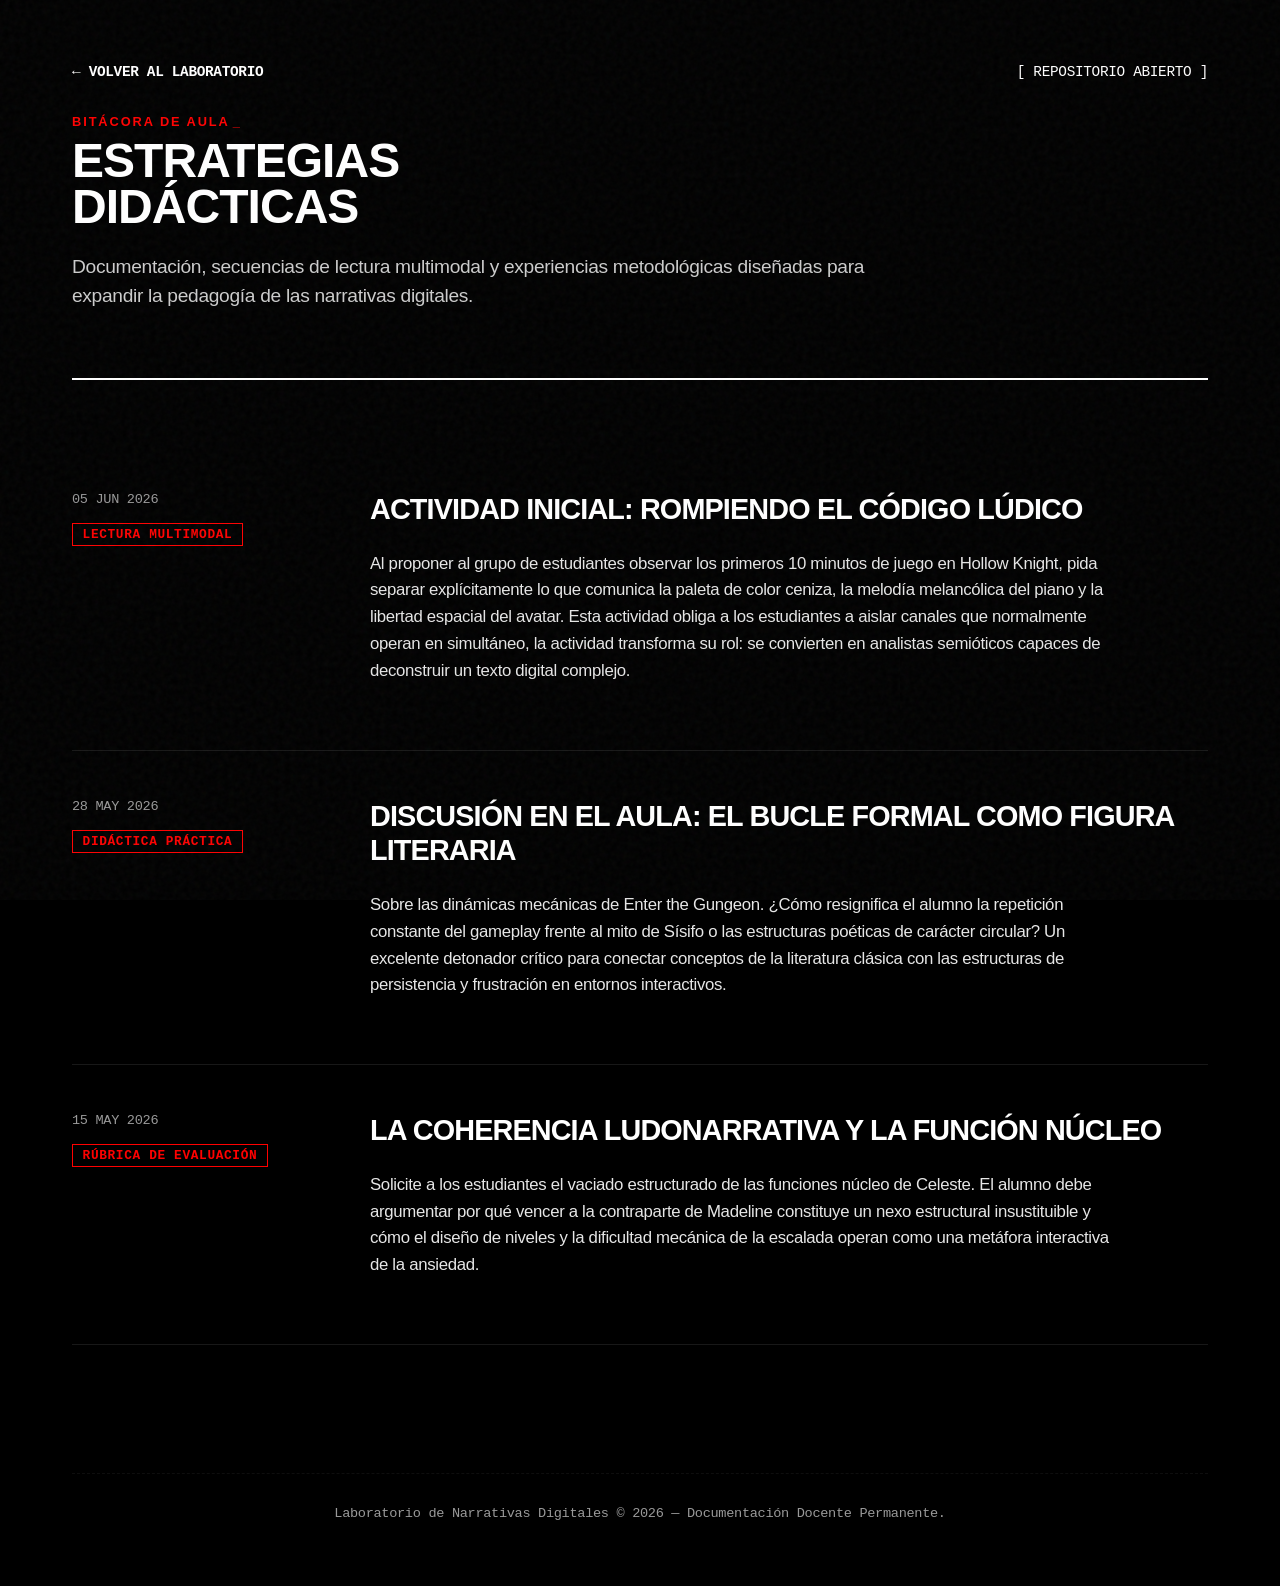
<file: blog.html>
<!DOCTYPE html>
<html lang="es">
<head>
  <meta charset="UTF-8">
  <meta name="viewport" content="width=device-width, initial-scale=1.0">
  <title>Bitácora Pedagógica | Laboratorio Hermenéutico</title>
  <!-- Enlaza aquí tus mismos estilos CSS de la página principal -->
  <link rel="stylesheet" href="styles.css">
  <style>
    /* Ajustes específicos para el formato Blog Editorial */
    .blog-container {
      max-width: 1200px;
      margin: 0 auto;
      padding: 4rem 2rem;
    }
    .blog-header {
      border-bottom: 2px solid var(--text);
      padding-bottom: 3rem;
      margin-bottom: 4rem;
    }
    .blog-nav {
      display: flex;
      justify-content: space-between;
      align-items: center;
      font-family: monospace;
      font-size: 0.9rem;
      margin-bottom: 2rem;
    }
    .blog-nav a {
      color: var(--text);
      text-decoration: none;
      text-transform: uppercase;
      font-weight: bold;
    }
    .blog-nav a:hover {
      color: var(--red);
    }
    /* Estructura de filas del Blog */
    .blog-post-row {
      display: grid;
      grid-template-columns: 250px 1fr;
      gap: 3rem;
      padding: 3rem 0;
      border-bottom: 1px solid var(--line);
      transition: background-color 0.2s ease;
    }
    .blog-post-row:hover {
      background-color: rgba(0, 0, 0, 0.01); /* Variación sutil */
    }
    .post-meta {
      font-family: monospace;
    }
    .post-date {
      font-size: 0.85rem;
      opacity: 0.6;
      margin-bottom: 0.5rem;
    }
    .post-category {
      display: inline-block;
      color: var(--red);
      font-weight: 700;
      text-transform: uppercase;
      font-size: 0.8rem;
      letter-spacing: 0.05em;
      border: 1px solid var(--red);
      padding: 0.2rem 0.6rem;
      margin-top: 0.5rem;
    }
    .post-content h2 {
      font-size: 1.8rem;
      font-weight: 800;
      margin-top: 0;
      margin-bottom: 1.5rem;
      line-height: 1.2;
    }
    .post-content p {
      font-size: 1.05rem;
      line-height: 1.6;
      opacity: 0.9;
      max-width: 750px;
    }
    @media (max-width: 768px) {
      .blog-post-row {
        grid-template-columns: 1fr;
        gap: 1rem;
        padding: 2rem 0;
      }
    }
  </style>
</head>
<body>

  <div class="blog-container">
    <!-- NAVEGACIÓN SUPERIOR -->
    <nav class="blog-nav">
      <a href="index.html">← VOLVER AL LABORATORIO</a>
      <span>[ REPOSITORIO ABIERTO ]</span>
    </nav>

    <!-- CABECERA DEL BLOG -->
    <header class="blog-header">
      <p class="eyebrow" style="color: var(--red);">BITÁCORA DE AULA</p>
      <h1 style="font-size: 3rem; font-weight: 900; letter-spacing: -0.02em; margin: 0.5rem 0 1.5rem 0;">ESTRATEGIAS DIDÁCTICAS</h1>
      <p style="font-size: 1.2rem; max-width: 800px; opacity: 0.8; line-height: 1.5;">
        Documentación, secuencias de lectura multimodal y experiencias metodológicas diseñadas para expandir la pedagogía de las narrativas digitales.
      </p>
    </header>

    <!-- FEED PRINCIPAL DE ARTÍCULOS (ESTILO FILA EDITORIAL) -->
    <main id="blogFeed">
      <!-- Entrada 1 -->
      <article class="blog-post-row">
        <div class="post-meta">
          <div class="post-date">05 JUN 2026</div>
          <div class="post-category">Lectura multimodal</div>
        </div>
        <div class="post-content">
          <h2>Actividad Inicial: Rompiendo el código lúdico</h2>
          <p>
           Al proponer al grupo de estudiantes observar los primeros 10 minutos de juego en Hollow Knight, pida separar explícitamente lo que comunica la paleta de color ceniza, la melodía melancólica del piano y la libertad espacial del avatar. Esta actividad obliga a los estudiantes a aislar canales que normalmente operan en simultáneo, la actividad transforma su rol: se convierten en analistas semióticos capaces de deconstruir un texto digital complejo.
          </p>
        </div>
      </article>

      <!-- Entrada 2 -->
      <article class="blog-post-row">
        <div class="post-meta">
          <div class="post-date">28 MAY 2026</div>
          <div class="post-category">Didáctica Práctica</div>
        </div>
        <div class="post-content">
          <h2>Discusión en el Aula: El bucle formal como figura literaria</h2>
          <p>
            Sobre las dinámicas mecánicas de Enter the Gungeon. ¿Cómo resignifica el alumno la repetición constante del gameplay frente al mito de Sísifo o las estructuras poéticas de carácter circular? Un excelente detonador crítico para conectar conceptos de la literatura clásica con las estructuras de persistencia y frustración en entornos interactivos.
          </p>
        </div>
      </article>

      <!-- Entrada 3 -->
      <article class="blog-post-row">
        <div class="post-meta">
          <div class="post-date">15 MAY 2026</div>
          <div class="post-category">Rúbrica de Evaluación</div>
        </div>
        <div class="post-content">
          <h2>La Coherencia Ludonarrativa y la Función Núcleo</h2>
          <p>
            Solicite a los estudiantes el vaciado estructurado de las funciones núcleo de Celeste. El alumno debe argumentar por qué vencer a la contraparte de Madeline constituye un nexo estructural insustituible y cómo el diseño de niveles y la dificultad mecánica de la escalada operan como una metáfora interactiva de la ansiedad.
          </p>
        </div>
      </article>
    </main>

    <!-- PIE DE PÁGINA MINIMALISTA -->
    <footer style="margin-top: 8rem; padding-top: 2rem; border-top: 1px dashed var(--line); font-family: monospace; font-size: 0.85rem; opacity: 0.6; text-align: center;">
      Laboratorio de Narrativas Digitales © 2026 — Documentación Docente Permanente.
    </footer>
  </div>

</body>
</html>
</file>
<file: styles.css>
:root {
  color-scheme: dark;
  --bg: #000000;              /* Fondo negro puro */
  --surface: #0a0a0a;         /* Superficie oscura profunda */
  --text: #ffffff;            /* Texto blanco puro */
  --muted: #a0a0a0;           /* Gris de lectura secondary */
  --red: #ff0000;             /* Rojo intenso puro */
  --line: #181818;            /* Divisiones sutiles */
}

* {
  box-sizing: border-box;
}

html {
  scroll-behavior: smooth;
}

body {
  margin: 0;
  min-height: 100vh;
  background: var(--bg);
  color: var(--text);
  font-family: "Inter", -apple-system, BlinkMacSystemFont, "Helvetica Neue", Arial, sans-serif;
  letter-spacing: -0.02em;
  overflow-x: hidden;
  position: relative;
}

/* 1. TEXTURA DE FONDO (EFECTO NOISE / GRANO ANALÓGICO) */
body::before {
  content: "";
  position: fixed;
  top: 0;
  left: 0;
  width: 100vw;
  height: 100vh;
  opacity: 0.045; /* Densidad sutil para no fatigar la vista */
  pointer-events: none;
  z-index: 9999; /* Siempre por encima para unificar texturas */
  background-image: url("data:image/svg+xml,%3Csvg viewBox='0 0 200 200' xmlns='http://www.w3.org/2000/svg'%3E%3Cfilter id='noiseFilter'%3E%3CfeTurbulence type='fractalNoise' baseFrequency='0.8' numOctaves='3' stitchTiles='stitch'/%3E%3C/filter%3E%3Crect width='100%25' height='100%25' filter='url(%23noiseFilter)'/%3E%3C/svg%3E");
}

img {
  max-width: 100%;
  height: auto;
  display: block;
}

/* MICRO-INTERACCIONES DE TERMINAL: CURSOR PARPADEANTE */
.eyebrow {
  color: var(--red);
  font-size: 0.8rem;
  font-weight: 800;
  letter-spacing: 0.15em;
  text-transform: uppercase;
  margin: 0;
  display: inline-flex;
  align-items: center;
}

.eyebrow::after {
  content: "_";
  color: var(--red);
  margin-left: 3px;
  animation: terminal-blink 1s step-start infinite;
}

@keyframes terminal-blink {
  50% { opacity: 0; }
}

/* NAVBAR ANCLADA */
.site-header {
  position: fixed;
  top: 0;
  left: 0;
  width: 100%;
  z-index: 100;
  display: flex;
  justify-content: space-between;
  align-items: center;
  padding: 1.5rem clamp(1.5rem, 5vw, 5rem);
  background: rgba(0, 0, 0, 0.8);
  backdrop-filter: blur(12px);
  -webkit-backdrop-filter: blur(12px);
  border-bottom: 1px solid var(--line);
  transition: padding 0.3s ease, background 0.3s ease;
}

.site-header.scrolled {
  padding: 1rem clamp(1.5rem, 5vw, 5rem);
  background: rgba(0, 0, 0, 0.95);
}

.brand {
  font-weight: 900;
  font-size: 1.1rem;
  letter-spacing: 0.05em;
  text-decoration: none;
  color: var(--text);
}

.main-nav {
  display: flex;
  gap: clamp(1rem, 3vw, 2.5rem);
}

.main-nav a {
  font-size: 0.85rem;
  font-weight: 700;
  text-transform: uppercase;
  letter-spacing: 0.05em;
  color: var(--muted);
  text-decoration: none;
  transition: color 0.25s ease;
}

.main-nav a:hover {
  color: var(--red);
}

.header-cta {
  color: var(--text);
  transition: color 0.25s;
}

.header-cta:hover, .floating-instagram:hover {
  color: var(--red);
}

.header-cta svg {
  width: 1.25rem;
  height: 1.25rem;
  fill: none;
  stroke: currentColor;
  stroke-width: 2;
}

.menu-toggle {
  display: none;
  background: none;
  border: none;
  color: var(--text);
  font-size: 1.5rem;
  cursor: pointer;
}

/* HERO */
.hero {
  position: relative;
  min-height: 100vh;
  display: flex;
  align-items: flex-end;
  padding: 10rem clamp(1.5rem, 5vw, 5rem) 5rem;
  overflow: hidden;
}

.hero::after {
  content: "";
  position: absolute;
  inset: 0;
  z-index: 2;
  background: linear-gradient(180deg, rgba(0,0,0,0.6) 0%, rgba(0,0,0,0.2) 50%, rgba(0,0,0,0.95) 100%);
}

.hero-media {
  position: absolute;
  inset: 0;
  z-index: 1;
}

.carousel-slide {
  position: absolute;
  inset: 0;
  opacity: 0;
  transition: opacity 1.8s ease-in-out;
}

.carousel-slide.active {
  opacity: 1;
}

.carousel-slide img {
  width: 100%;
  height: 100%;
  object-fit: cover;
  filter: grayscale(100%) contrast(130%) brightness(0.25);
}

.hero-content {
  position: relative;
  z-index: 3;
  width: 100%;
}

h1 {
  margin: 1.5rem 0 3.5rem;
  font-size: clamp(2.5rem, 7.5vw, 6.2rem);
  font-weight: 900;
  line-height: 0.95;
  letter-spacing: -0.04em;
  max-width: 18ch;
  text-transform: uppercase;
}

.hero-actions {
  display: flex;
  gap: 1.5rem;
}

.button {
  display: inline-flex;
  align-items: center;
  justify-content: center;
  padding: 1rem 2rem;
  font-size: 0.8rem;
  font-weight: 800;
  letter-spacing: 0.1em;
  text-transform: uppercase;
  border: 1px solid transparent;
  transition: all 0.3s ease;
  text-decoration: none;
  cursor: pointer;
}

.button.primary {
  background: var(--text);
  color: var(--bg);
}

.button.primary:hover {
  background: var(--red);
  color: var(--text);
}

.button.ghost {
  border-color: rgba(255, 255, 255, 0.2);
  color: var(--text);
  background: transparent;
}

.button.ghost:hover {
  border-color: var(--red);
  color: var(--red);
}

/* SECCIONES */
.section {
  padding: clamp(5rem, 8vw, 8rem) clamp(1.5rem, 5vw, 5rem);
  border-bottom: 1px solid var(--line);
}

h2 {
  font-size: clamp(2rem, 4.5vw, 3.8rem);
  font-weight: 900;
  line-height: 1.05;
  letter-spacing: -0.03em;
  text-transform: uppercase;
  margin: 1rem 0 0 0;
}

.section-heading {
  max-width: 1000px;
  margin-bottom: 5rem;
}

.section-heading p {
  font-size: 1.2rem;
  line-height: 1.6;
  color: var(--muted);
  margin-top: 2rem;
}

/* SECCIÓN SPLIT (GUÍA) */
.split {
  display: grid;
  grid-template-columns: 1fr 1fr;
  gap: clamp(3rem, 8vw, 8rem);
  align-items: start;
}

.sticky-text {
  position: sticky;
  top: 7rem;
}

.sticky-text p {
  font-size: 1.15rem;
  line-height: 1.7;
  color: var(--muted);
  margin-top: 2rem;
}

.editorial-stack {
  display: flex;
  flex-direction: column;
  gap: 4rem;
}

/* ANIMACIÓN SCROLL: BLOQUES EDITORIALES */
.editorial-block {
  border-top: 1px solid var(--line);
  padding-top: 1.5rem;
  opacity: 0;
  transform: translateY(30px);
  transition: opacity 0.8s cubic-bezier(0.16, 1, 0.3, 1), transform 0.8s cubic-bezier(0.16, 1, 0.3, 1);
}

.editorial-block.in-view {
  opacity: 1;
  transform: translateY(0);
}

.editorial-block span {
  font-size: 0.75rem;
  font-weight: 700;
  color: var(--red);
  letter-spacing: 0.1em;
}

.editorial-block h3 {
  font-size: 1.6rem;
  font-weight: 800;
  margin: 1rem 0;
  text-transform: uppercase;
}

.editorial-block p {
  color: var(--muted);
  line-height: 1.6;
  font-size: 1rem;
}

/* SECCIÓN MÉTODO */
.method {
  background: var(--surface);
}

.large-typography-grid {
  display: flex;
  flex-direction: column;
}

/* ANIMACIÓN SCROLL: FILAS DE MÉTODOS Y DESPLAZAMIENTO LATERAL */
.typo-row {
  display: grid;
  grid-template-columns: auto 1fr;
  gap: clamp(2rem, 6vw, 6rem);
  border-top: 1px solid var(--line);
  padding: 3rem 0;
  align-items: start;
  opacity: 0;
  transform: translateY(20px);
  transition: opacity 0.7s ease, transform 0.7s ease;
}

.typo-row:last-child {
  border-bottom: 1px solid var(--line);
}

.typo-row .num {
  font-size: clamp(3rem, 8vw, 7rem);
  font-weight: 900;
  line-height: 1;
  color: transparent;
  -webkit-text-stroke: 1.5px var(--red);
  transform: translateX(-30px);
  transition: transform 0.9s cubic-bezier(0.16, 1, 0.3, 1);
}

/* Activación por JS */
.typo-row.in-view {
  opacity: 1;
  transform: translateY(0);
}

.typo-row.in-view .num {
  transform: translateX(0);
}

.typo-row .content h3 {
  font-size: 1.8rem;
  font-weight: 900;
  margin: 0 0 1rem 0;
}

.typo-row .content p {
  color: var(--muted);
  font-size: 1.05rem;
  line-height: 1.6;
  margin: 0;
  max-width: 65ch;
}

/* GALERÍA EDITORIAL */
.gallery-showcase {
  display: flex;
  flex-direction: column;
  gap: 8rem;
  margin-top: 4rem;
}

.gallery-item {
  display: grid;
  grid-template-columns: 1.2fr 0.8fr;
  gap: clamp(2rem, 5vw, 5rem);
  align-items: center;
  opacity: 0;
  transform: translateY(40px);
  transition: opacity 0.8s ease, transform 0.8s ease;
}

.gallery-item.in-view {
  opacity: 1;
  transform: translateY(0);
}

.gallery-item.reverse {
  grid-template-columns: 0.8fr 1.2fr;
}

.gallery-item.reverse .gallery-media {
  grid-column: 2;
}

.gallery-item.reverse .gallery-meta {
  grid-column: 1;
  grid-row: 1;
}

.gallery-media {
  overflow: hidden;
  background: #000000;
  border: 1px solid var(--line);
}

/* 2. TRATAMIENTO DE IMÁGENES: FILTRO DUOTONO / GRIS A COLOR */
.gallery-media img {
  width: 100%;
  aspect-ratio: 16 / 10;
  object-fit: cover;
  filter: grayscale(100%) contrast(120%) brightness(0.7);
  transition: filter 0.6s cubic-bezier(0.16, 1, 0.3, 1), transform 0.6s cubic-bezier(0.16, 1, 0.3, 1);
}

.gallery-item:hover .gallery-media img {
  filter: grayscale(0%) contrast(105%) brightness(1);
  transform: scale(1.02);
}

.gallery-meta {
  display: flex;
  flex-direction: column;
}

.meta-tag {
  font-size: 0.75rem;
  font-weight: 800;
  color: var(--muted);
  letter-spacing: 0.1em;
  margin-bottom: 1rem;
}

.gallery-meta h3 {
  font-size: 2.2rem;
  font-weight: 900;
  margin: 0 0 1.5rem 0;
  letter-spacing: -0.02em;
}

.gallery-meta p {
  color: var(--muted);
  font-size: 1.05rem;
  line-height: 1.65;
  margin: 0 0 2rem 0;
}

.meta-focus {
  border-left: 2px solid var(--red);
  padding-left: 1.5rem;
  font-size: 0.95rem;
  line-height: 1.6;
  color: var(--text);
}

/* ENTRADAS DEL AULA */
.entries-section {
  background: var(--bg);
}

.editorial-entries-list {
  display: flex;
  flex-direction: column;
}

.entry-editorial-row {
  display: grid;
  grid-template-columns: 0.3fr 0.7fr 1fr;
  gap: 2rem;
  border-top: 1px solid var(--line);
  padding: 2.5rem 0;
}

.entry-editorial-row:last-child {
  border-bottom: 1px solid var(--line);
}

.entry-editorial-row .entry-cat {
  font-size: 0.75rem;
  font-weight: 800;
  color: var(--red);
  letter-spacing: 0.1em;
  text-transform: uppercase;
}

.entry-editorial-row h3 {
  font-size: 1.3rem;
  font-weight: 800;
  margin: 0;
  text-transform: uppercase;
}

.entry-editorial-row p {
  color: var(--muted);
  font-size: 0.98rem;
  line-height: 1.6;
  margin: 0;
}

/* MICRO-INTERACCIONES DE TERMINAL: MATRIZ DE ENTRADAS */
.instrument-section {
  background: var(--surface);
}

.editorial-form {
  display: grid;
  grid-template-columns: repeat(2, minmax(0, 1fr));
  gap: 2.5rem 2rem;
  margin-top: 4rem;
}

.form-group {
  display: flex;
  flex-direction: column;
  gap: 0.75rem;
}

.form-group.span-2 {
  grid-column: span 2;
}

.editorial-form label {
  font-size: 0.75rem;
  font-weight: 800;
  letter-spacing: 0.1em;
  color: var(--text);
  transition: color 0.3s ease;
}

.editorial-form input,  
.editorial-form textarea {
  width: 100%;
  border: none;
  border-bottom: 2px solid var(--line);
  background: transparent;
  color: var(--text);
  font-family: inherit;
  font-size: 1.05rem;
  padding: 0.85rem 0;
  outline: none;
  border-radius: 0;
  transition: border-color 0.3s ease, background-color 0.3s ease;
}

/* Enfoque Consola Terminal en Campos */
.editorial-form input:focus, 
.editorial-form textarea:focus {
  border-color: var(--red);
  background-color: rgba(255, 0, 0, 0.01);
}

.form-group:focus-within label {
  color: var(--red);
}

.editorial-form textarea {
  min-height: 7rem;
  resize: vertical;
}

/* CORRECCIÓN DE INTERACCIÓN Y HOVER EN EL MENÚ DESPLEGABLE (SELECT) */
.editorial-form select {
  cursor: pointer;
  appearance: none;
  -webkit-appearance: none;
  -moz-appearance: none;
  color-scheme: dark;
  /* Icono de flecha minimalista incrustado en SVG para evitar estilos nativos raros del OS */
  background-image: url("data:image/svg+xml;utf8,<svg xmlns='http://www.w3.org/2000/svg' width='24' height='24' viewBox='0 0 24 24' fill='none' stroke='white' stroke-width='2' stroke-linecap='square'><polyline points='6 9 12 15 18 9'></polyline></svg>");
  background-repeat: no-repeat;
  background-position: right 5px center;
  background-size: 14px;
  padding-right: 2.5rem;
}

.editorial-form select:hover,
.editorial-form select:focus {
  border-color: var(--red);
  background-color: rgba(0, 0, 0, 0);
  background-image: url("data:image/svg+xml;utf8,<svg xmlns='http://www.w3.org/2000/svg' width='24' height='24' viewBox='0 0 24 24' fill='none' stroke='%23ff0000' stroke-width='2' stroke-linecap='square'><polyline points='6 9 12 15 18 9'></polyline></svg>");
}

/* Forzar fondo oscuro y texto claro en las opciones de la lista desplegada */
.editorial-form select option {
  background-color: var(--surface); /* #0a0a0a */
  color: var(--text);               /* #ffffff */
  padding: 1rem;
}

/* Elimina el resaltado azul genérico al enfocar opciones en Webkit/Blink */
.editorial-form select:focus option:checked {
  background-color: var(--red) !important;
  color: var(--text) !important;
}

.form-actions {
  display: flex;
  gap: 1.5rem;
  margin-top: 2rem;
}

/* AUTOR */
.author-section {
  background: var(--bg);
}

.author-layout {
  display: grid;
  grid-template-columns: 1.1fr 0.9fr;
  gap: clamp(3rem, 6vw, 6rem);
  align-items: center;
}

.author-info h2 {
  font-size: clamp(2rem, 4.5vw, 4rem);
  margin-bottom: 2rem;
}

.author-bio {
  font-size: 1.1rem;
  line-height: 1.7;
  color: var(--muted);
}

.qr-editorial-card {
  display: flex;
  gap: 2rem;
  padding: 2.5rem;
  background: var(--surface);
  border: 1px solid var(--line);
  align-items: center;
}

.qr-frame {
  background: #ffffff;
  padding: 0.5rem;
  display: inline-grid;
  place-items: center;
  width: 130px;
  height: 130px;
  flex-shrink: 0;
}

.qr-frame img {
  width: 100%;
  height: 100%;
}

.qr-details h3 {
  font-size: 1.1rem;
  font-weight: 900;
  margin: 0 0 0.5rem 0;
}

.qr-details p {
  font-size: 0.88rem;
  line-height: 1.5;
  color: var(--muted);
  margin: 0 0 1.2rem 0;
}

.qr-editorial-link {
  font-size: 0.82rem;
  font-weight: 800;
  color: var(--red);
  text-decoration: none;
}

/* FLOTANTES */
.floating-instagram {
  position: fixed;
  right: 2rem;
  bottom: 2rem;
  z-index: 90;
  display: grid;
  place-items: center;
  width: 3.2rem;
  height: 3.2rem;
  border-radius: 999px;
  background: var(--bg);
  color: var(--text);
  border: 1px solid var(--line);
  transition: transform 0.3s ease, color 0.3s ease, border-color 0.3s ease;
}

.floating-instagram:hover {
  border-color: var(--red);
  transform: scale(1.05);
}

.floating-instagram svg {
  width: 1.2rem;
  height: 1.2rem;
  fill: none;
  stroke: currentColor;
  stroke-width: 2;
}

.site-footer {
  padding: 4rem clamp(1.5rem, 5vw, 5rem);
  background: var(--bg);
  border-top: 1px solid var(--line);
}

.footer-content {
  max-width: 1200px;
  color: var(--muted);
  font-size: 0.88rem;
  line-height: 1.6;
}

.footer-content p {
  margin: 0.5rem 0;
}

/* CORRECCIÓN DE LEGIBILIDAD ENLACE AL BLOG */
.blog-anchor-wrapper {
  display: block;
  text-decoration: none !important;
  color: inherit !important;
}

.blog-headline {
  color: var(--text);
  transition: color 0.25s ease;
}

.blog-description {
  color: var(--muted);
}

.blog-arrow {
  color: var(--red);
  font-family: monospace;
  transition: transform 0.25s ease;
  display: inline-block;
}

.blog-anchor-wrapper:hover .blog-headline {
  color: var(--red);
}

.blog-anchor-wrapper:hover .blog-arrow {
  transform: translateX(6px);
}

/* RESPONSIVE */
@media (max-width: 1024px) {
  .site-header {
    padding: 1.5rem;
    background: var(--bg);
  }

  .menu-toggle {
    display: block;
  }

  .main-nav, .header-cta {
    display: none;
  }

  .site-header.nav-open .main-nav {
    display: flex;
    flex-direction: column;
    position: absolute;
    top: 100%;
    left: 0;
    width: 100%;
    background: var(--bg);
    padding: 2rem;
    gap: 1.5rem;
    border-bottom: 1px solid var(--line);
  }
/* CORRECCIÓN: Evita que los números del método colisionen con el texto */
  .typo-row {
    grid-template-columns: 1fr !important; /* Pasa a una sola columna en pantallas medianas */
    gap: 1.5rem !important;
    padding: 2.5rem 0 !important;
  }

  .typo-row .num {
    transform: translateX(0) !important; /* Desactiva el desplazamiento lateral para evitar que se salga de los márgenes */
    line-height: 1;
    margin-bottom: 0.5rem;
  }
  /* CONSERVA LO QUE YA TENÍAS E INSERTA ESTO DENTRO DEL @media (max-width: 1024px) */

.section.split {
  display: flex !important;
  flex-direction: column !important;
  gap: 3rem !important;
  height: auto !important;
}

/* El elemento clave: al quitarle el 'sticky' deja de flotar y respeta el espacio del texto */
.section.split .sticky-text {
  position: relative !important; 
  top: auto !important;
  height: auto !important;
  max-width: 100% !important;
  padding-right: 0 !important;
}

.editorial-stack {
  display: flex !important;
  flex-direction: column !important;
  gap: 2.5rem !important;
  height: auto !important;
}

.editorial-block {
  height: auto !important;
}
/* NUEVA CONFIGURACIÓN RESPONSIVE PARA SECCIONES Y GALERÍA */
  .split, .author-layout {
    grid-template-columns: 1fr;
    gap: 4rem;
  }

  /* Cambia el flujo a flex columna invertida: coloca el texto arriba e imagen abajo */
  .gallery-item, .gallery-item.reverse {
    display: flex;
    flex-direction: column-reverse; 
    gap: 2rem; /* Espaciado interno perfecto entre el texto y su imagen */
  }

  /* Limpieza absoluta de las coordenadas de escritorio para evitar superposiciones */
  .gallery-item.reverse .gallery-media,
  .gallery-item.reverse .gallery-meta {
    grid-column: auto !important;
    grid-row: auto !important;
  }

  /* Separación protectora entre los bloques globales de la galería para que no se unan */
  .gallery-showcase {
    gap: 6rem;
  }

  .entry-editorial-row {
    grid-template-columns: auto 1fr;
  }
  
  .entry-editorial-row p {
    grid-column: span 2;
    margin-top: 0.5rem;
  }
}

@media (max-width: 720px) {
  .editorial-form {
    grid-template-columns: 1fr;
  }

  .form-group.span-2, .form-actions.span-2 {
    grid-column: auto;
  }

  .form-actions {
    flex-direction: column;
  }

  .typo-row {
    grid-template-columns: 1fr;
    gap: 1rem;
  }

  .entry-editorial-row {
    grid-template-columns: 1fr;
    gap: 0.5rem;
  }

  .entry-editorial-row p {
    grid-column: auto;
  }

  .qr-editorial-card {
    flex-direction: column;
    text-align: center;
  }
}
/* DROPDOWN PERSONALIZADO (ELIMINA EL COMPORTAMIENTO NATIVO) */
.custom-dropdown {
  position: relative;
  width: 100%;
}

.dropdown-trigger {
  width: 100%;
  border-bottom: 2px solid var(--line);
  background: transparent;
  color: var(--text);
  font-size: 1.05rem;
  padding: 0.85rem 0;
  cursor: pointer;
  position: relative;
  text-transform: uppercase;
  font-weight: 700;
  user-select: none;
  background-image: url("data:image/svg+xml;utf8,<svg xmlns='http://www.w3.org/2000/svg' width='24' height='24' viewBox='0 0 24 24' fill='none' stroke='white' stroke-width='2' stroke-linecap='square'><polyline points='6 9 12 15 18 9'></polyline></svg>");
  background-repeat: no-repeat;
  background-position: right 5px center;
  background-size: 14px;
  padding-right: 2.5rem;
  transition: border-color 0.3s ease;
}

.custom-dropdown.is-open .dropdown-trigger {
  border-color: var(--red);
  background-image: url("data:image/svg+xml;utf8,<svg xmlns='http://www.w3.org/2000/svg' width='24' height='24' viewBox='0 0 24 24' fill='none' stroke='%23ff0000' stroke-width='2' stroke-linecap='square'><polyline points='18 15 12 9 6 15'></polyline></svg>");
}

.dropdown-options {
  position: absolute;
  top: 100%;
  left: 0;
  width: 100%;
  background: var(--surface);
  border: 1px solid var(--line);
  z-index: 150;
  display: none;
  max-height: 280px;
  overflow-y: auto;
}

.custom-dropdown.is-open .dropdown-options {
  display: block;
}

.dropdown-option {
  padding: 1rem;
  font-size: 0.95rem;
  color: var(--text);
  cursor: pointer;
  transition: background-color 0.2s ease, color 0.2s ease;
}

/* EL CÓDIGO CLAVE: Aquí personalizas el hover exacto sin interferencias del sistema */
.dropdown-option:hover {
  background-color: var(--red) !important;
  color: #ffffff !important;
}

.dropdown-option.is-selected {
  background-color: #151515;
  color: var(--red);
  font-weight: 700;
}
</file>
